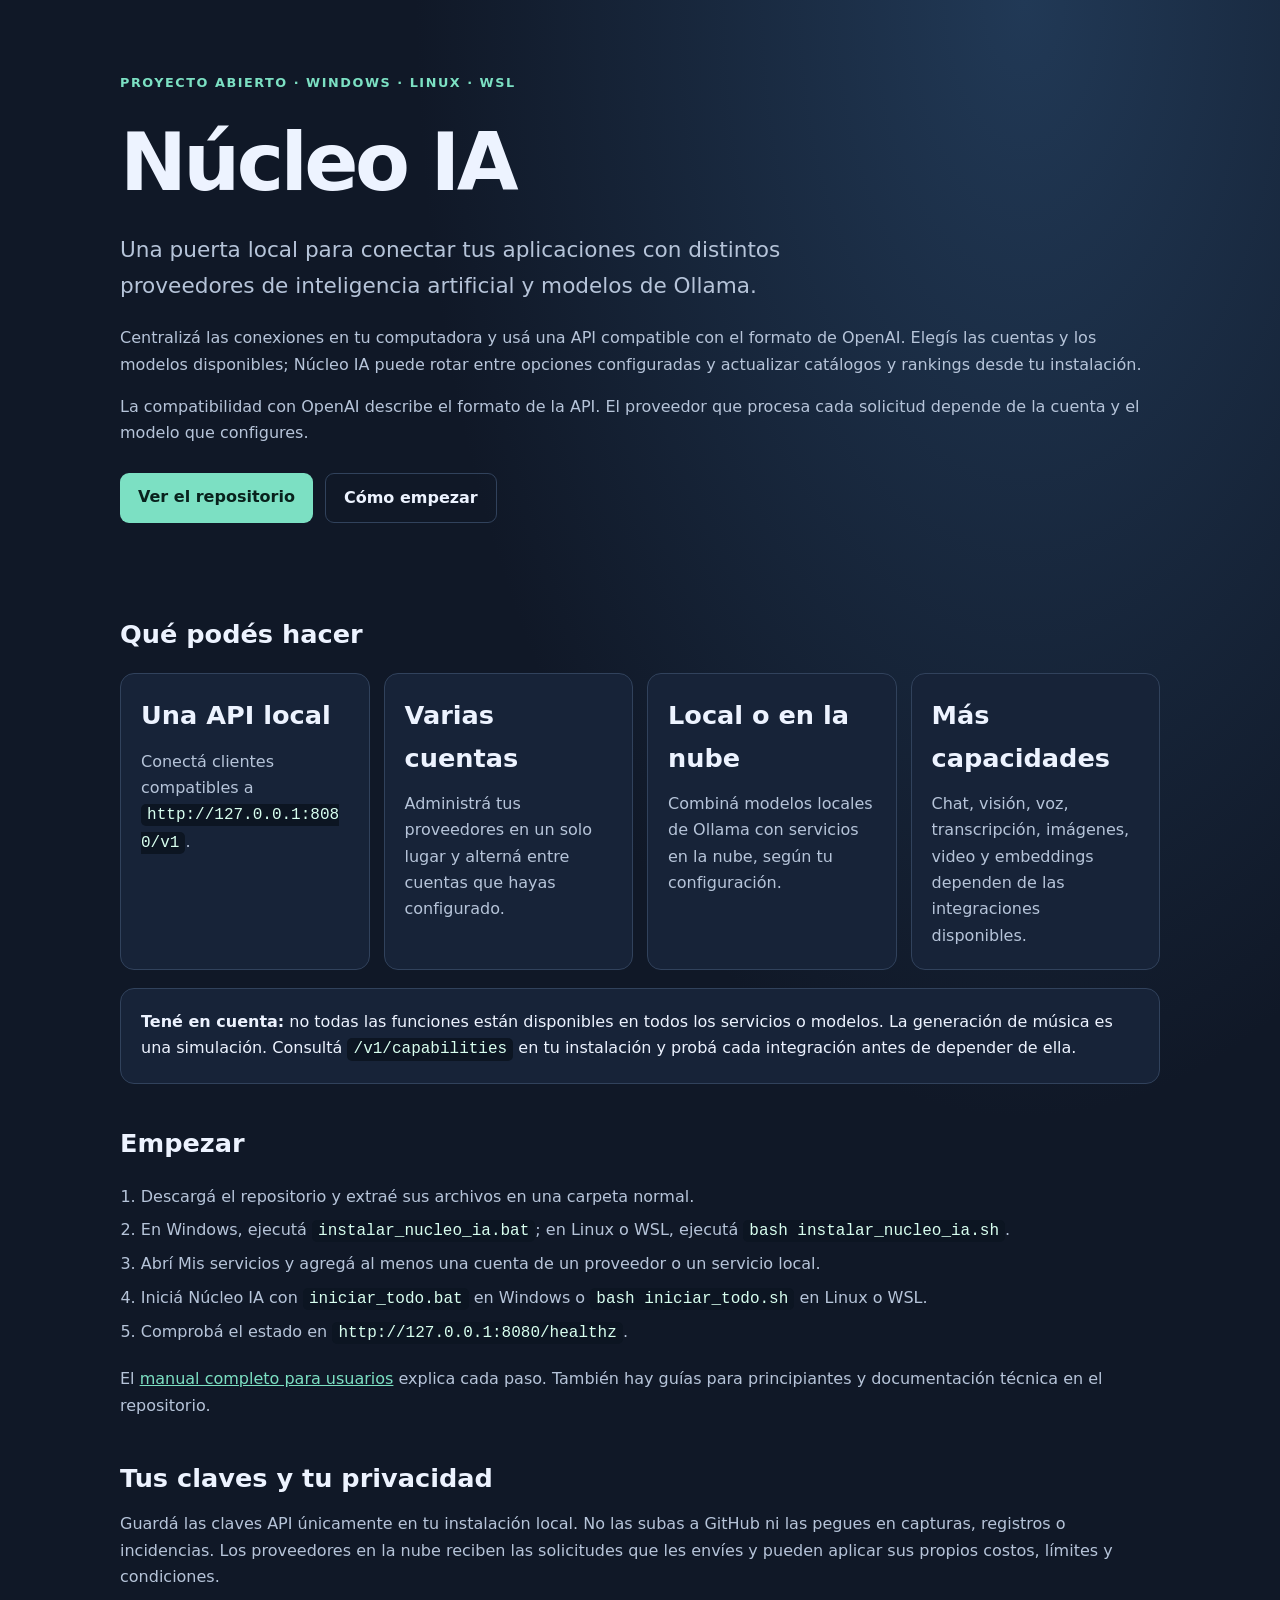
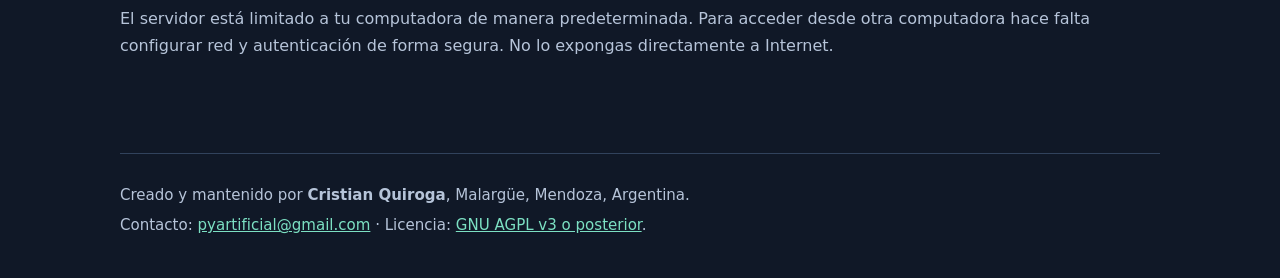
<file: index.html>
<!doctype html>
<html lang="es-AR">
<head>
  <meta charset="utf-8">
  <meta name="viewport" content="width=device-width, initial-scale=1">
  <meta name="description" content="Núcleo IA conecta aplicaciones con proveedores de inteligencia artificial y modelos de Ollama desde una API local compatible con OpenAI.">
  <meta name="theme-color" content="#101827">
  <title>Núcleo IA — una puerta local para tus modelos</title>
  <style>
    :root { color-scheme: dark; --bg:#101827; --panel:#172338; --text:#edf3ff; --muted:#b6c4d9; --accent:#7ce0c3; --line:#31425c; }
    * { box-sizing:border-box; }
    html { scroll-behavior:smooth; }
    body { margin:0; background:radial-gradient(ellipse at 80% 0,#213956 0,transparent 42%),var(--bg); color:var(--text); font:16px/1.65 system-ui,-apple-system,"Segoe UI",sans-serif; }
    a { color:var(--accent); }
    .wrap { width:min(1040px,calc(100% - 36px)); margin:auto; }
    header { padding:72px 0 52px; }
    .tag { color:var(--accent); font-weight:700; letter-spacing:.12em; text-transform:uppercase; font-size:.8rem; }
    h1 { font-size:clamp(2.5rem,8vw,5rem); line-height:1.04; margin:.35em 0; letter-spacing:-.045em; }
    h2 { font-size:1.6rem; margin:0 0 12px; }
    p { color:var(--muted); margin:.6em 0 1em; }
    .lead { max-width:720px; font-size:clamp(1.1rem,2.4vw,1.35rem); }
    .buttons { display:flex; flex-wrap:wrap; gap:12px; margin-top:26px; }
    .button { display:inline-block; background:var(--accent); color:#09221d; padding:11px 18px; border-radius:9px; font-weight:750; text-decoration:none; }
    .button.secondary { background:transparent; color:var(--text); border:1px solid var(--line); }
    main { padding-bottom:56px; }
    section { margin:38px 0; }
    .grid { display:grid; grid-template-columns:repeat(auto-fit,minmax(225px,1fr)); gap:14px; margin:18px 0; }
    article, .notice { background:var(--panel); border:1px solid var(--line); border-radius:14px; padding:20px; }
    article p { margin-bottom:0; }
    code { color:#d8ffef; background:#0c1522; padding:.13em .38em; border-radius:5px; overflow-wrap:anywhere; }
    .steps { padding-left:1.3em; color:var(--muted); }
    .steps li { padding:.22em 0; }
    footer { border-top:1px solid var(--line); padding:24px 0 38px; color:var(--muted); font-size:.94rem; }
    footer p { margin:.35em 0; }
    @media (prefers-reduced-motion:no-preference) { .button { transition:transform .15s ease,filter .15s ease; } .button:hover { transform:translateY(-2px); filter:brightness(1.05); } }
  </style>
</head>
<body>
  <header class="wrap">
    <div class="tag">Proyecto abierto · Windows · Linux · WSL</div>
    <h1>Núcleo IA</h1>
    <p class="lead">Una puerta local para conectar tus aplicaciones con distintos proveedores de inteligencia artificial y modelos de Ollama.</p>
    <p>Centralizá las conexiones en tu computadora y usá una API compatible con el formato de OpenAI. Elegís las cuentas y los modelos disponibles; Núcleo IA puede rotar entre opciones configuradas y actualizar catálogos y rankings desde tu instalación.</p>
    <p>La compatibilidad con OpenAI describe el formato de la API. El proveedor que procesa cada solicitud depende de la cuenta y el modelo que configures.</p>
    <div class="buttons">
      <a class="button" id="repo-link" href="./README.md">Ver el repositorio</a>
      <a class="button secondary" href="./#instalacion">Cómo empezar</a>
    </div>
  </header>
  <main class="wrap">
    <section aria-labelledby="funciones">
      <h2 id="funciones">Qué podés hacer</h2>
      <div class="grid">
        <article><h2>Una API local</h2><p>Conectá clientes compatibles a <code>http://127.0.0.1:8080/v1</code>.</p></article>
        <article><h2>Varias cuentas</h2><p>Administrá tus proveedores en un solo lugar y alterná entre cuentas que hayas configurado.</p></article>
        <article><h2>Local o en la nube</h2><p>Combiná modelos locales de Ollama con servicios en la nube, según tu configuración.</p></article>
        <article><h2>Más capacidades</h2><p>Chat, visión, voz, transcripción, imágenes, video y embeddings dependen de las integraciones disponibles.</p></article>
      </div>
      <aside class="notice"><strong>Tené en cuenta:</strong> no todas las funciones están disponibles en todos los servicios o modelos. La generación de música es una simulación. Consultá <code>/v1/capabilities</code> en tu instalación y probá cada integración antes de depender de ella.</aside>
    </section>
    <section id="instalacion" aria-labelledby="inicio">
      <h2 id="inicio">Empezar</h2>
      <ol class="steps">
        <li>Descargá el repositorio y extraé sus archivos en una carpeta normal.</li>
        <li>En Windows, ejecutá <code>instalar_nucleo_ia.bat</code>; en Linux o WSL, ejecutá <code>bash instalar_nucleo_ia.sh</code>.</li>
        <li>Abrí Mis servicios y agregá al menos una cuenta de un proveedor o un servicio local.</li>
        <li>Iniciá Núcleo IA con <code>iniciar_todo.bat</code> en Windows o <code>bash iniciar_todo.sh</code> en Linux o WSL.</li>
        <li>Comprobá el estado en <code>http://127.0.0.1:8080/healthz</code>.</li>
      </ol>
      <p>El <a href="./informacion/MANUAL_USUARIO.pdf">manual completo para usuarios</a> explica cada paso. También hay guías para principiantes y documentación técnica en el repositorio.</p>
    </section>
    <section aria-labelledby="privacidad">
      <h2 id="privacidad">Tus claves y tu privacidad</h2>
      <p>Guardá las claves API únicamente en tu instalación local. No las subas a GitHub ni las pegues en capturas, registros o incidencias. Los proveedores en la nube reciben las solicitudes que les envíes y pueden aplicar sus propios costos, límites y condiciones.</p>
      <p>El servidor está limitado a tu computadora de manera predeterminada. Para acceder desde otra computadora hace falta configurar red y autenticación de forma segura. No lo expongas directamente a Internet.</p>
    </section>
  </main>
  <footer class="wrap">
    <p>Creado y mantenido por <strong>Cristian Quiroga</strong>, Malargüe, Mendoza, Argentina.</p>
    <p>Contacto: <a href="mailto:pyartificial@gmail.com">pyartificial@gmail.com</a> · Licencia: <a href="./LICENSE">GNU AGPL v3 o posterior</a>.</p>
  </footer>
  <script>
    const repoLink = document.getElementById("repo-link");
    const host = window.location.hostname.toLowerCase();
    if (host.endsWith(".github.io")) {
      const owner = host.slice(0, -".github.io".length);
      const pathParts = window.location.pathname.split("/").filter(Boolean);
      const repository = pathParts[0] || `${owner}.github.io`;
      repoLink.href = `https://github.com/${encodeURIComponent(owner)}/${encodeURIComponent(repository)}`;
    }
  </script>
</body>
</html>
</file>
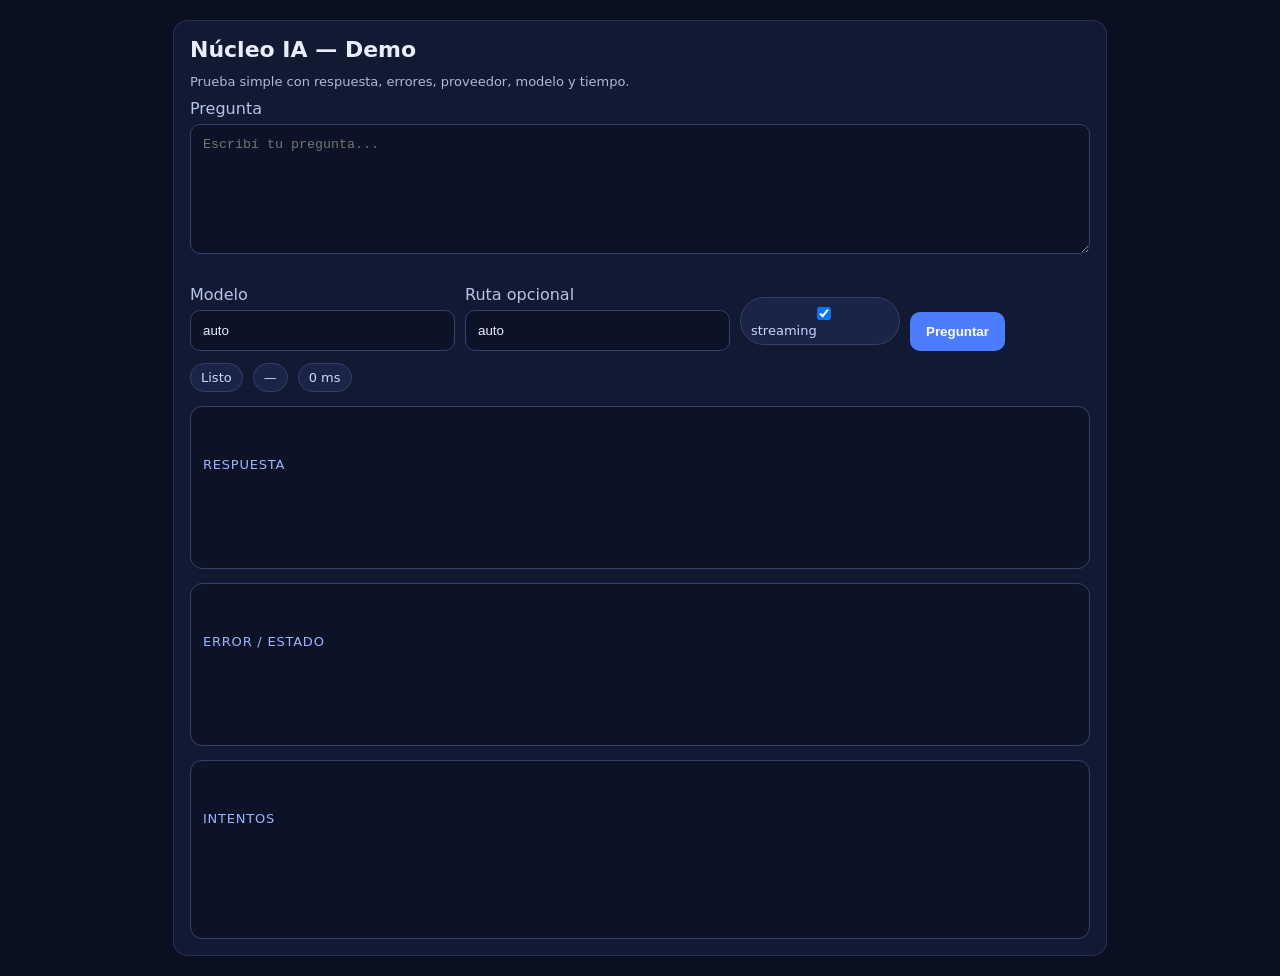
<file: ui/demo.html>
<!doctype html>
<html lang="es">
<head>
  <meta charset="utf-8" />
  <meta name="viewport" content="width=device-width, initial-scale=1" />
  <title>Núcleo IA — Demo</title>
  <style>
    body { font-family: system-ui, sans-serif; margin: 20px; background: #0b1020; color: #e8eefc; }
    .card { max-width: 900px; margin: 0 auto; background: #121a33; border: 1px solid #263255; border-radius: 14px; padding: 16px; }
    h1 { margin: 0 0 12px; font-size: 22px; }
    label { display:block; margin: 10px 0 6px; color: #b7c4ea; }
    textarea, input { width: 100%; box-sizing: border-box; background: #0c1327; color: #e8eefc; border: 1px solid #32426d; border-radius: 10px; padding: 12px; }
    textarea { min-height: 130px; resize: vertical; }
    .row { display: grid; grid-template-columns: 1fr 1fr 160px 180px; gap: 10px; align-items: end; }
    .actions { display:flex; gap: 10px; align-items:center; margin-top: 12px; flex-wrap: wrap; }
    button { background: #4c7dff; color: white; border: 0; border-radius: 10px; padding: 12px 16px; font-weight: 700; cursor: pointer; }
    button:disabled { opacity: .6; cursor: wait; }
    .pill { background: #1a2447; border: 1px solid #33406b; border-radius: 999px; padding: 6px 10px; font-size: 13px; color: #cbd7ff; }
    .panel { margin-top: 14px; background: #0c1327; border: 1px solid #32426d; border-radius: 12px; padding: 12px; white-space: pre-wrap; word-break: break-word; }
    .title { color: #9fb4ff; font-size: 13px; text-transform: uppercase; letter-spacing: .06em; margin-bottom: 8px; }
    .error { color: #ffb3b3; }
    .ok { color: #b8ffcf; }
    .small { font-size: 13px; color: #aeb9d8; }
    .attempts li { margin: 4px 0; }
  </style>
</head>
<body>
  <div class="card">
    <h1>Núcleo IA — Demo</h1>
    <div class="small">Prueba simple con respuesta, errores, proveedor, modelo y tiempo.</div>

    <label for="prompt">Pregunta</label>
    <textarea id="prompt" placeholder="Escribí tu pregunta..."></textarea>

    <div class="row">
      <div>
        <label for="model">Modelo</label>
        <input id="model" value="auto" />
      </div>
      <div>
        <label for="route">Ruta opcional</label>
        <input id="route" value="auto" placeholder="auto | cheap | reasoning | tools | vision" />
      </div>
      <div>
        <label>&nbsp;</label>
        <label class="pill"><input id="stream" type="checkbox" checked /> streaming</label>
      </div>
      <div>
        <label>&nbsp;</label>
        <button id="ask">Preguntar</button>
      </div>
    </div>

    <div class="actions">
      <span class="pill" id="status">Listo</span>
      <span class="pill" id="meta">—</span>
      <span class="pill" id="timer">0 ms</span>
    </div>

    <div class="panel">
      <div class="title">Respuesta</div>
      <div id="reply"></div>
    </div>

    <div class="panel">
      <div class="title">Error / estado</div>
      <div id="error" class="error"></div>
    </div>

    <div class="panel">
      <div class="title">Intentos</div>
      <ul id="attempts" class="attempts"></ul>
    </div>
  </div>

<script>
const promptEl = document.getElementById('prompt');
const modelEl = document.getElementById('model');
const routeEl = document.getElementById('route');
const streamEl = document.getElementById('stream');
const askEl = document.getElementById('ask');
const statusEl = document.getElementById('status');
const metaEl = document.getElementById('meta');
const timerEl = document.getElementById('timer');
const replyEl = document.getElementById('reply');
const errorEl = document.getElementById('error');
const attemptsEl = document.getElementById('attempts');

function resetUI() {
  replyEl.textContent = '';
  errorEl.textContent = '';
  attemptsEl.innerHTML = '';
  metaEl.textContent = '—';
  statusEl.textContent = 'Consultando...';
  statusEl.className = 'pill';
  timerEl.textContent = '0 ms';
}

function addAttempt(a) {
  const li = document.createElement('li');
  li.textContent = `${a.provider || '?'} / ${a.model || '?'} / ${a.account_id || '?'} → ${a.status || 'ok'}${a.reason ? ' — ' + a.reason : ''}`;
  attemptsEl.appendChild(li);
}

function setMeta(meta) {
  metaEl.textContent = `${meta.provider || '?'} · ${meta.model || '?'} · ${meta.account_id || '?'}`;
}

async function readJsonResponse(res) {
  const data = await res.json();
  timerEl.textContent = `${data.latency_ms ?? '?'} ms`;
  if (data.ok) {
    replyEl.textContent = data.reply || '';
    statusEl.textContent = 'OK';
    statusEl.className = 'pill ok';
    setMeta(data);
  } else {
    errorEl.textContent = JSON.stringify(data.error || data, null, 2);
    statusEl.textContent = 'ERROR';
    statusEl.className = 'pill error';
  }
  (data.attempts || []).forEach(addAttempt);
}

async function readStreamResponse(res) {
  const reader = res.body.getReader();
  const decoder = new TextDecoder('utf-8');
  let buf = '';
  let started = performance.now();

  const flush = () => {
    const parts = buf.split('\n\n');
    buf = parts.pop() || '';
    for (const block of parts) {
      let event = 'message';
      let data = '';
      for (const line of block.split('\n')) {
        if (line.startsWith('event:')) event = line.slice(6).trim();
        if (line.startsWith('data:')) data += line.slice(5).trimStart();
      }
      if (!data) continue;
      let payload = null;
      try { payload = JSON.parse(data); } catch { payload = data; }
      if (event === 'meta' && payload) {
        setMeta(payload);
        continue;
      }
      if (event === 'delta' && payload) {
        const chunk = payload?.choices?.[0]?.delta?.content || '';
        replyEl.textContent += chunk;
        continue;
      }
      if (event === 'done' && payload) {
        if (payload.reply && !replyEl.textContent) replyEl.textContent = payload.reply;
        timerEl.textContent = `${payload.latency_ms ?? Math.round(performance.now() - started)} ms`;
        statusEl.textContent = 'OK';
        statusEl.className = 'pill ok';
        (payload.attempts || []).forEach(addAttempt);
        continue;
      }
      if (event === 'error' && payload) {
        timerEl.textContent = `${payload.latency_ms ?? Math.round(performance.now() - started)} ms`;
        errorEl.textContent = JSON.stringify(payload.error || payload, null, 2);
        statusEl.textContent = 'ERROR';
        statusEl.className = 'pill error';
        (payload.attempts || []).forEach(addAttempt);
      }
    }
  };

  while (true) {
    const {value, done} = await reader.read();
    if (done) break;
    buf += decoder.decode(value, {stream: true});
    flush();
  }
  buf += decoder.decode();
  flush();
}

askEl.addEventListener('click', async () => {
  const question = promptEl.value.trim();
  if (!question) return;

  askEl.disabled = true;
  resetUI();

  const payload = {
    model: modelEl.value.trim() || 'auto',
    route: routeEl.value.trim() || 'auto',
    stream: streamEl.checked,
    messages: [{role: 'user', content: question}]
  };

  const baseUrl = (window.location.protocol === 'file:' || !window.location.host) ? 'http://127.0.0.1:8080' : '';

  try {
    const res = await fetch(`${baseUrl}/api/demo/chat`, {
      method: 'POST',
      headers: {'Content-Type': 'application/json'},
      body: JSON.stringify(payload),
    });

    if (streamEl.checked && res.ok && res.headers.get('content-type')?.includes('text/event-stream')) {
      await readStreamResponse(res);
    } else {
      await readJsonResponse(res);
    }
  } catch (err) {
    let msg = String(err);
    if (msg.includes('Failed to fetch') || msg.includes('NetworkError')) {
      msg = `Error de conexión: No se pudo conectar al servidor proxy en http://127.0.0.1:8080.\n\n` +
            `👉 Asegúrate de haber iniciado el servidor ejecutando 'iniciar_todo.bat'.\n` +
            `👉 O también puedes abrir la demo directamente desde tu navegador en:\n   http://127.0.0.1:8080/demo`;
    }
    errorEl.textContent = msg;
    statusEl.textContent = 'ERROR';
    statusEl.className = 'pill error';
  } finally {
    askEl.disabled = false;
  }
});
</script>
</body>
</html>
</file>
